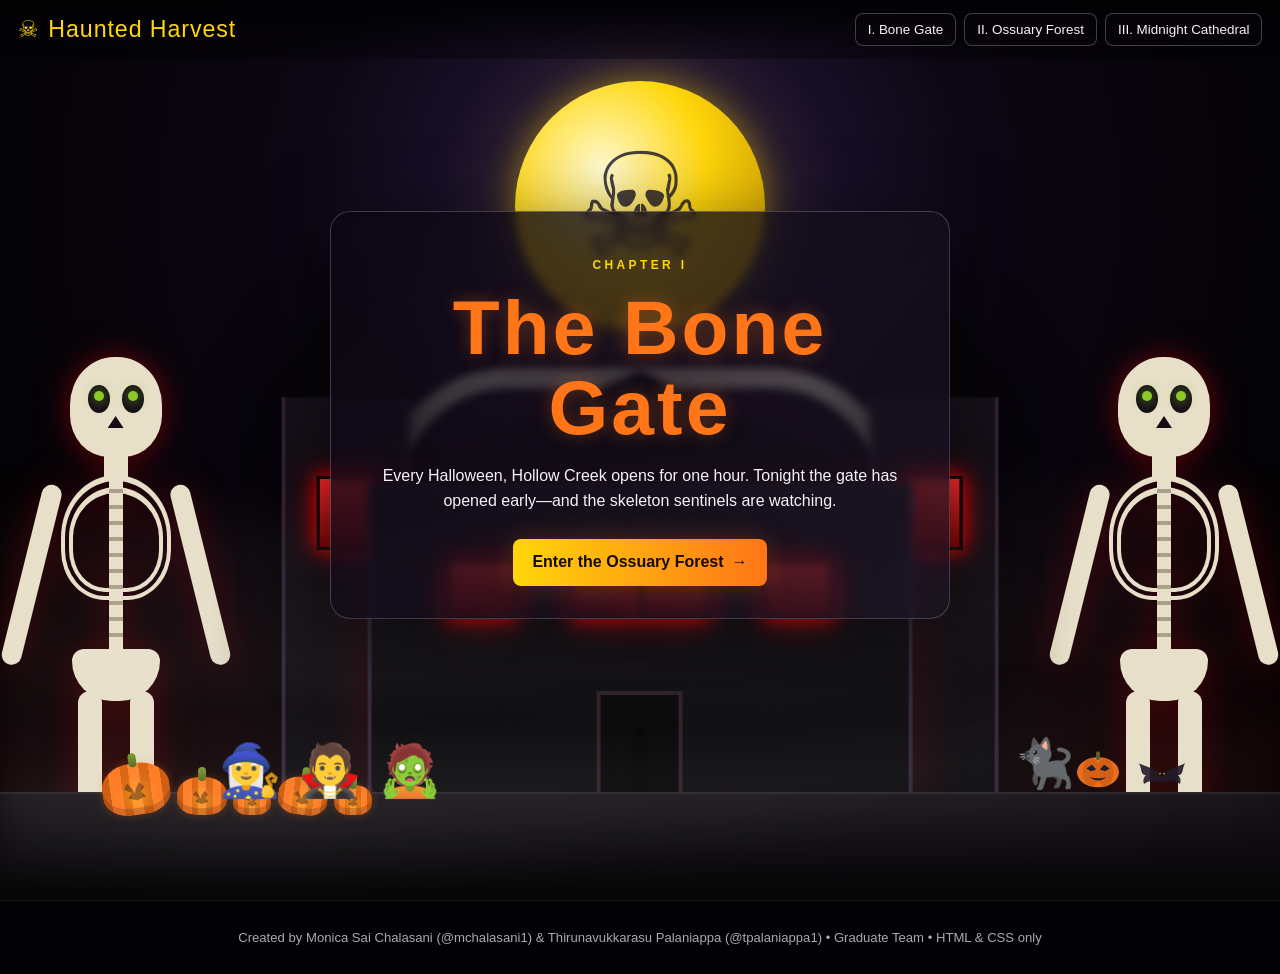
<file: index.html>
<!DOCTYPE html>
<html lang="en">
<head>
  <meta charset="UTF-8">
  <meta name="viewport" content="width=device-width, initial-scale=1.0">
  <meta name="description" content="Haunted Harvest: Hollow Creek — a CSS-only Halloween experience by Monica Sai Chalasani and Thirunavukkarasu Palaniappa.">
  <title>Haunted Harvest: Hollow Creek</title>
  <link rel="stylesheet" href="haunted-harvest.css">
</head>
<body>
  <a class="skip-link" href="#story">Skip to story</a>

  <header class="topbar">
    <div class="brand" aria-label="Project title">
      <span aria-hidden="true">☠</span>
      <span>Haunted Harvest</span>
    </div>
    <nav class="scene-nav" aria-label="Scene navigation">
      <a href="#gate">I. Bone Gate</a>
      <a href="#forest">II. Ossuary Forest</a>
      <a href="#cathedral">III. Midnight Cathedral</a>
    </nav>
  </header>

  <main id="story" class="scenes">
    <section id="gate" class="scene scene-gate" aria-labelledby="gate-title">
      <div class="sky" aria-hidden="true">
        <div class="moon moon-skull"><span>☠</span></div>
        <div class="cloud cloud-a"></div>
        <div class="cloud cloud-b"></div>
        <div class="bat-swarm bat-swarm-a">🦇 🦇 🦇</div>
        <div class="bat-swarm bat-swarm-b">🦇 🦇</div>
      </div>

      <div class="lightning" aria-hidden="true"></div>
      <div class="fog fog-back" aria-hidden="true"></div>
      <div class="fog fog-mid" aria-hidden="true"></div>

      <div class="skeleton-guardian guardian-left" aria-hidden="true">
        <div class="skull"><span class="eye eye-l"></span><span class="eye eye-r"></span></div>
        <div class="neck"></div><div class="ribcage"></div><div class="spine"></div>
        <div class="arm arm-l"></div><div class="arm arm-r"></div>
        <div class="pelvis"></div><div class="leg leg-l"></div><div class="leg leg-r"></div>
      </div>
      <div class="skeleton-guardian guardian-right" aria-hidden="true">
        <div class="skull"><span class="eye eye-l"></span><span class="eye eye-r"></span></div>
        <div class="neck"></div><div class="ribcage"></div><div class="spine"></div>
        <div class="arm arm-l"></div><div class="arm arm-r"></div>
        <div class="pelvis"></div><div class="leg leg-l"></div><div class="leg leg-r"></div>
      </div>

      <div class="bone-gate" aria-hidden="true">
        <div class="gate-arch">HOLLOW CREEK</div>
        <div class="gate-door gate-door-left"></div>
        <div class="gate-door gate-door-right"></div>
      </div>

      <div class="haunted-mansion" aria-hidden="true">
        <div class="mansion-roof"></div>
        <div class="mansion-tower mansion-tower-left"><span class="red-window"></span></div>
        <div class="mansion-tower mansion-tower-right"><span class="red-window"></span></div>
        <div class="mansion-body">
          <span class="red-window w1"></span><span class="red-window w2"></span><span class="red-window w3"></span><span class="red-window w4"></span>
          <div class="mansion-door"><span class="shadow-person"></span></div>
        </div>
      </div>

      <article class="story-card story-card-gate">
        <p class="eyebrow">Chapter I</p>
        <h1 id="gate-title">The Bone Gate</h1>
        <p>Every Halloween, Hollow Creek opens for one hour. Tonight the gate has opened early—and the skeleton sentinels are watching.</p>
        <a class="cta" href="#forest">Enter the Ossuary Forest <span aria-hidden="true">→</span></a>
      </article>

      <div class="trick-or-treaters" aria-label="Trick-or-treaters walking toward the gate">
        <span class="walker walker-1">🧙‍♀️</span><span class="walker walker-2">🧛</span><span class="walker walker-3">🧟</span>
      </div>
      <div class="black-cat" aria-label="A black cat watching the gate">🐈‍⬛</div>
      <div class="pumpkin-patch patch-gate" aria-label="A glowing patch of pumpkins at the bone gate">
        <span class="pumpkin pumpkin-lg glow tilt-left"></span>
        <span class="pumpkin pumpkin-md"></span>
        <span class="pumpkin pumpkin-sm glow"></span>
        <span class="pumpkin pumpkin-md tilt-right"></span>
        <span class="pumpkin pumpkin-sm"></span>
      </div>

      <div class="road" aria-hidden="true">
        <div class="hearse hearse-one"><span class="vehicle-body">⚰</span><span class="wheel wheel-a"></span><span class="wheel wheel-b"></span></div>
      </div>
      <div class="fog fog-front" aria-hidden="true"></div>
      <div class="local-art local-art-gate" aria-hidden="true">
        <img src="assets/images/pumpkin.svg" alt="">
        <img src="assets/images/bat.svg" alt="">
      </div>
    </section>

    <section id="forest" class="scene scene-forest" aria-labelledby="forest-title">
      <div class="sky" aria-hidden="true">
        <div class="moon moon-purple"></div>
        <div class="cloud cloud-c"></div><div class="cloud cloud-d"></div>
        <div class="witch-flight">🧙‍♀️<span class="broom">━</span></div>
      </div>
      <div class="lightning lightning-forest" aria-hidden="true"></div>
      <div class="tree-line tree-back" aria-hidden="true">🌲 🌲 🌲 🌲 🌲 🌲 🌲</div>
      <div class="tree-line tree-front" aria-hidden="true">🌲 🌲 🌲 🌲 🌲</div>

      <div class="rib-arch" aria-hidden="true">
        <span class="rib rib-1"></span><span class="rib rib-2"></span><span class="rib rib-3"></span><span class="rib rib-4"></span><span class="rib rib-5"></span>
      </div>

      <div class="spider-line" aria-hidden="true"><span class="spider">🕷️</span></div>
      <div class="owl" aria-label="An owl in the forest">🦉</div>
      <div class="crow" aria-label="A crow on a branch">🐦‍⬛</div>
      <div class="bat-swarm bat-swarm-c" aria-hidden="true">🦇 🦇 🦇 🦇</div>

      <div class="cauldron-zone" aria-label="A bubbling witch cauldron">
        <div class="bubble b1"></div><div class="bubble b2"></div><div class="bubble b3"></div><div class="bubble b4"></div>
        <div class="cauldron">♨</div>
      </div>

      <div class="rising-hands" aria-hidden="true"><span>🦴</span><span>🦴</span><span>🦴</span></div>
      <div class="pumpkin-patch patch-forest" aria-label="Crooked pumpkins glowing through the forest fog">
        <span class="pumpkin pumpkin-sm"></span>
        <span class="pumpkin pumpkin-md glow"></span>
        <span class="pumpkin pumpkin-lg tilt-left"></span>
        <span class="pumpkin pumpkin-sm glow"></span>
      </div>

      <div class="skeleton-drummer" aria-label="A skeleton drummer performing in the forest">
        <span class="drum-head">💀</span><span class="drum-body">🥁</span><span class="stick stick-l">╱</span><span class="stick stick-r">╲</span>
      </div>

      <article class="story-card story-card-forest">
        <p class="eyebrow">Chapter II</p>
        <h2 id="forest-title">The Ossuary Forest</h2>
        <p>The trees bend like ribs. A witch circles the moon while a drummer made of bone calls something enormous from beneath the earth.</p>
        <div class="choice-row">
          <a class="ghost-button" href="#gate">← Retreat</a>
          <a class="cta" href="#cathedral">Follow the Drum <span aria-hidden="true">→</span></a>
        </div>
      </article>

      <div class="fog fog-back" aria-hidden="true"></div><div class="fog fog-mid" aria-hidden="true"></div><div class="fog fog-front" aria-hidden="true"></div>
      <div class="local-art local-art-forest" aria-hidden="true">
        <img src="assets/images/bat.svg" alt="">
        <img src="assets/images/pumpkin.svg" alt="">
      </div>
    </section>

    <section id="cathedral" class="scene scene-cathedral" aria-labelledby="cathedral-title">
      <div class="sky" aria-hidden="true">
        <div class="blood-moon"></div>
        <div class="bat-swarm bat-swarm-final">🦇 🦇 🦇 🦇 🦇</div>
      </div>
      <div class="lightning lightning-final" aria-hidden="true"></div>
      <div class="red-spotlight red-spotlight-left" aria-hidden="true"></div>
      <div class="red-spotlight red-spotlight-right" aria-hidden="true"></div>
      <div class="giant-hand giant-hand-left" aria-hidden="true">🦴</div>
      <div class="giant-hand giant-hand-right" aria-hidden="true">🦴</div>

      <div class="cathedral" aria-hidden="true">
        <div class="tower tower-l"></div><div class="tower tower-r"></div>
        <div class="cathedral-face">
          <div class="window window-1"></div><div class="window window-2"></div><div class="window window-3"></div>
          <div class="cathedral-door"></div>
        </div>
      </div>

      <article class="story-card final-card">
        <p class="eyebrow">Chapter III</p>
        <h2 id="cathedral-title">Midnight at the Bone Cathedral</h2>
        <p>The bells stop. The graveyard goes silent. You have one final choice: awaken the Bone Titan—or escape before midnight.</p>
        <div class="summon-control">
          <input type="checkbox" id="awaken" class="summon-checkbox">
          <label for="awaken" class="summon-label">☠ AWAKEN THE BONE TITAN ☠</label>
        </div>
      </article>

      <div class="arena">
        <div class="titan-shadow" aria-hidden="true"></div>
        <div class="bone-titan" aria-label="A giant skeleton titan rising behind the graveyard">
          <div class="titan-skull"><span class="titan-eye left"></span><span class="titan-eye right"></span><span class="jaw"></span></div>
          <div class="titan-neck"></div>
          <div class="titan-ribs">
            <i></i><i></i><i></i><i></i><i></i>
          </div>
          <div class="titan-spine"></div>
          <div class="titan-arm titan-arm-left"></div><div class="titan-arm titan-arm-right"></div>
          <div class="titan-pelvis"></div>
        </div>


        <div class="pumpkin-patch patch-cathedral" aria-label="Jack-o'-lanterns glowing beside the graves">
          <span class="pumpkin pumpkin-md glow"></span>
          <span class="pumpkin pumpkin-sm"></span>
          <span class="pumpkin pumpkin-lg glow tilt-right"></span>
          <span class="pumpkin pumpkin-sm glow"></span>
          <span class="pumpkin pumpkin-md"></span>
        </div>
        <div class="graveyard" aria-label="Interactive graveyard">
          <button class="grave grave-1"><span>R.I.P.</span><small>The bell tolls for you.</small></button>
          <button class="grave grave-2"><span>1893</span><small>He still walks at midnight.</small></button>
          <button class="grave grave-3"><span>BEWARE</span><small>Do not wake what sleeps below.</small></button>
        </div>

        <div class="ghost ghost-a" aria-label="Floating ghost">👻</div><div class="ghost ghost-b" aria-label="Floating ghost">👻</div><div class="ghost ghost-c" aria-label="Floating ghost">👻</div>

        <div class="graveyard-visitors" aria-label="Two frightened visitors searching the graveyard with flashlights">
          <span class="visitor visitor-one">🧑‍🦱<i class="flashlight-beam" aria-hidden="true"></i></span>
          <span class="visitor visitor-two">🧑‍🦰<i class="flashlight-beam" aria-hidden="true"></i></span>
        </div>
        <div class="cathedral-raven" aria-label="A raven circling the cathedral">🐦‍⬛</div>
        <div class="wind-debris wind-debris-a" aria-hidden="true">🍂</div>
        <div class="wind-debris wind-debris-b" aria-hidden="true">🍂</div>
        <div class="dance-floor" aria-label="Skeletons dancing in the graveyard"><span>💀</span><span>💀</span><span>💀</span></div>
      </div>

      <div class="road road-final" aria-hidden="true"><div class="hearse hearse-two"><span class="vehicle-body">⚰</span><span class="wheel wheel-a"></span><span class="wheel wheel-b"></span></div></div>

      <div class="final-nav">
        <a class="ghost-button" href="#forest">← Back to Forest</a>
        <a class="cta" href="#gate">Restart the Curse ↻</a>
      </div>

      <div class="fog fog-back" aria-hidden="true"></div><div class="fog fog-mid" aria-hidden="true"></div><div class="fog fog-front" aria-hidden="true"></div>
      <div class="local-art local-art-final" aria-hidden="true">
        <img src="assets/images/ghost.svg" alt="">
        <img src="assets/images/pumpkin.svg" alt="">
      </div>
    </section>
  </main>

  <footer>
    <p>Created by Monica Sai Chalasani (@mchalasani1) &amp; Thirunavukkarasu Palaniappa (@tpalaniappa1) • Graduate Team • HTML &amp; CSS only</p>
  </footer>
</body>
</html>
</file>
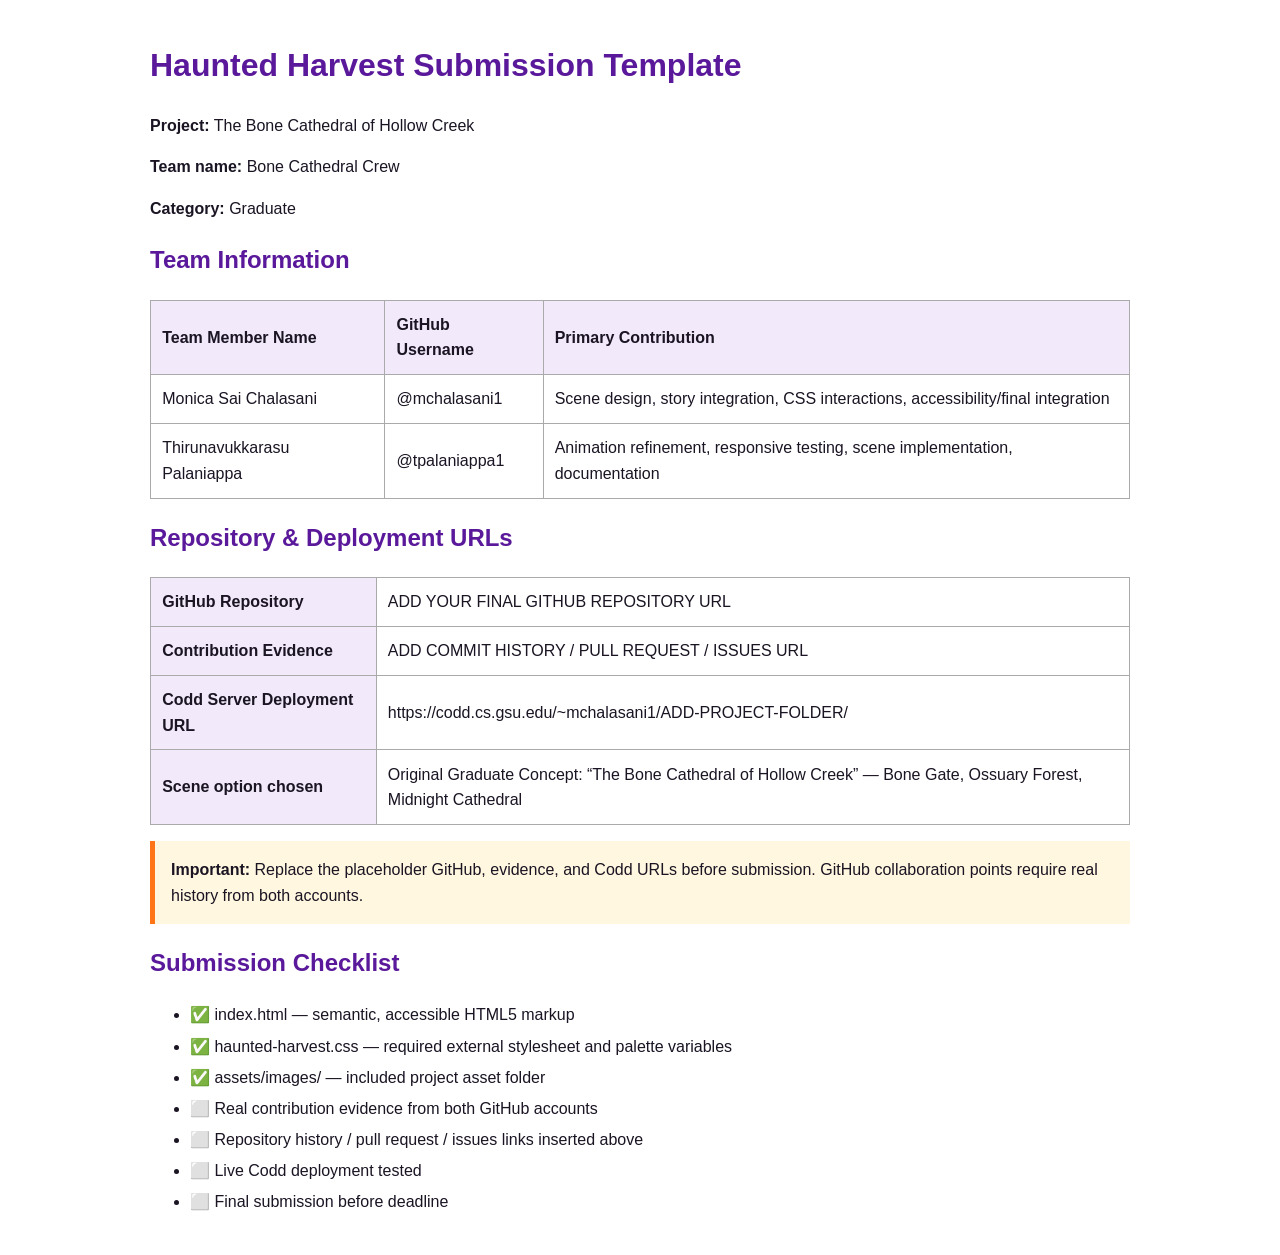
<file: submission_Template_halloween.html>
<!DOCTYPE html>
<html lang="en">
<head>
  <meta charset="UTF-8">
  <meta name="viewport" content="width=device-width, initial-scale=1.0">
  <title>Haunted Harvest Submission — The Bone Cathedral of Hollow Creek</title>
  <style>
    body{font-family:Segoe UI,Arial,sans-serif;max-width:980px;margin:40px auto;padding:0 20px;line-height:1.6;color:#1a1423}h1,h2{color:#5a189a}table{border-collapse:collapse;width:100%;margin:1rem 0}th,td{border:1px solid #aaa;padding:.7rem;text-align:left}th{background:#f2eafa}.note{background:#fff7df;border-left:5px solid #ff7518;padding:1rem}.checklist li{margin:.35rem 0}
  </style>
</head>
<body>
  <h1>Haunted Harvest Submission Template</h1>
  <p><strong>Project:</strong> The Bone Cathedral of Hollow Creek</p>
  <p><strong>Team name:</strong> Bone Cathedral Crew</p>
  <p><strong>Category:</strong> Graduate</p>

  <h2>Team Information</h2>
  <table>
    <thead><tr><th>Team Member Name</th><th>GitHub Username</th><th>Primary Contribution</th></tr></thead>
    <tbody>
      <tr><td>Monica Sai Chalasani</td><td>@mchalasani1</td><td>Scene design, story integration, CSS interactions, accessibility/final integration</td></tr>
      <tr><td>Thirunavukkarasu Palaniappa</td><td>@tpalaniappa1</td><td>Animation refinement, responsive testing, scene implementation, documentation</td></tr>
    </tbody>
  </table>

  <h2>Repository &amp; Deployment URLs</h2>
  <table>
    <tbody>
      <tr><th>GitHub Repository</th><td>ADD YOUR FINAL GITHUB REPOSITORY URL</td></tr>
      <tr><th>Contribution Evidence</th><td>ADD COMMIT HISTORY / PULL REQUEST / ISSUES URL</td></tr>
      <tr><th>Codd Server Deployment URL</th><td>https://codd.cs.gsu.edu/~mchalasani1/ADD-PROJECT-FOLDER/</td></tr>
      <tr><th>Scene option chosen</th><td>Original Graduate Concept: “The Bone Cathedral of Hollow Creek” — Bone Gate, Ossuary Forest, Midnight Cathedral</td></tr>
    </tbody>
  </table>

  <div class="note"><strong>Important:</strong> Replace the placeholder GitHub, evidence, and Codd URLs before submission. GitHub collaboration points require real history from both accounts.</div>

  <h2>Submission Checklist</h2>
  <ul class="checklist">
    <li>✅ index.html — semantic, accessible HTML5 markup</li>
    <li>✅ haunted-harvest.css — required external stylesheet and palette variables</li>
    <li>✅ assets/images/ — included project asset folder</li>
    <li>⬜ Real contribution evidence from both GitHub accounts</li>
    <li>⬜ Repository history / pull request / issues links inserted above</li>
    <li>⬜ Live Codd deployment tested</li>
    <li>⬜ Final submission before deadline</li>
  </ul>
</body>
</html>
</file>
<file: haunted-harvest.css>
:root {
  --pumpkin: #ff7518;
  --candy-purple: #5a189a;
  --spider-black: #1a1423;
  --slime-green: #8ac926;
  --ghost-white: #f6f2f8;
  --candle-glow: #ffd60a;
  --blood: #8a0712;
  --night: #07050b;
  --deep-night: #020103;
  --bone: #e7dfc8;
  --mist: rgba(246, 242, 248, .12);
  --panel: rgba(10, 6, 16, .78);
}

* { box-sizing: border-box; }
html { scroll-behavior: smooth; }
body { margin: 0; background: var(--deep-night); color: var(--ghost-white); font-family: "Segoe UI", Arial, sans-serif; overflow-x: hidden; }
a { color: inherit; }
button, input, label, a { -webkit-tap-highlight-color: transparent; }

.skip-link { position: fixed; left: 1rem; top: -100px; z-index: 9999; background: var(--candle-glow); color: #111; padding: .75rem 1rem; border-radius: .5rem; font-weight: 700; }
.skip-link:focus { top: 1rem; }

:focus-visible { outline: 3px solid var(--candle-glow); outline-offset: 4px; }

.topbar { position: fixed; inset: 0 0 auto 0; z-index: 1000; display: flex; align-items: center; justify-content: space-between; gap: 1rem; padding: .8rem 1.1rem; background: linear-gradient(180deg, rgba(2,1,3,.95), rgba(2,1,3,.3)); backdrop-filter: blur(8px); }
.brand { display: flex; gap: .55rem; align-items: center; font-family: Impact, Haettenschweiler, "Arial Narrow Bold", sans-serif; letter-spacing: 1px; color: var(--candle-glow); font-size: clamp(1rem, 2vw, 1.45rem); }
.scene-nav { display: flex; flex-wrap: wrap; gap: .5rem; justify-content: flex-end; }
.scene-nav a { text-decoration: none; font-size: .84rem; padding: .5rem .75rem; border: 1px solid rgba(246,242,248,.25); border-radius: 999px; background: rgba(8,5,12,.65); transition: transform .25s ease, background .25s ease, border-color .25s ease; }
.scene-nav a:hover { transform: translateY(-2px); background: rgba(90,24,154,.45); border-color: var(--candy-purple); }

.scenes { min-height: 100vh; }
.scene { display: none; position: relative; min-height: 100vh; overflow: hidden; isolation: isolate; padding: 7rem 1rem 5rem; }
.scenes:not(:has(.scene:target)) .scene:first-child { display: block; }
.scene:target { display: block; animation: sceneReveal .9s ease both; }

@keyframes sceneReveal { from { opacity: 0; transform: scale(1.035); filter: blur(10px); } to { opacity: 1; transform: scale(1); filter: blur(0); } }

.scene-gate { background: radial-gradient(circle at 50% 22%, #221638 0 9%, #0c0713 35%, #030204 75%); }
.scene-forest { background: radial-gradient(circle at 72% 18%, #281641 0 8%, #0a0611 35%, #020103 80%); }
.scene-cathedral { background: radial-gradient(circle at 50% 18%, #39070c 0 7%, #100409 28%, #020103 76%); }

.sky, .lightning, .fog { position: absolute; inset: 0; pointer-events: none; }
.sky { z-index: -8; }

.moon { position: absolute; top: 9%; left: 50%; transform: translateX(-50%); width: clamp(130px, 20vw, 250px); aspect-ratio: 1; border-radius: 50%; background: radial-gradient(circle at 35% 35%, #fffbd3, var(--candle-glow) 45%, #b88600 100%); box-shadow: 0 0 35px rgba(255,214,10,.45), 0 0 100px rgba(255,214,10,.18); animation: moonPulse 4s ease-in-out infinite; }
.moon-skull { display: grid; place-items: center; color: rgba(26,20,35,.8); font-size: clamp(4rem, 12vw, 9rem); }
.moon-purple { left: 72%; background: radial-gradient(circle at 35% 35%, #efe4ff, #bd9cff 45%, #573476 100%); box-shadow: 0 0 60px rgba(180,120,255,.4); }
@keyframes moonPulse { 50% { box-shadow: 0 0 60px rgba(255,214,10,.7), 0 0 140px rgba(255,214,10,.24); transform: translateX(-50%) scale(1.03); } }

.cloud { position: absolute; width: 340px; height: 90px; border-radius: 50%; background: radial-gradient(ellipse at center, rgba(246,242,248,.18), rgba(246,242,248,.02) 65%, transparent 70%); filter: blur(6px); }
.cloud-a { top: 15%; left: -30%; animation: cloudDrift 28s linear infinite; }
.cloud-b { top: 27%; left: -45%; animation: cloudDrift 39s linear infinite 5s; opacity: .55; }
.cloud-c { top: 18%; left: -30%; animation: cloudDrift 22s linear infinite; }
.cloud-d { top: 34%; left: -55%; animation: cloudDrift 35s linear infinite 8s; }
@keyframes cloudDrift { to { transform: translateX(160vw); } }

.bat-swarm { position: absolute; letter-spacing: .45rem; filter: grayscale(1) brightness(.45); white-space: nowrap; }
.bat-swarm-a { top: 20%; left: -20%; animation: swarmFlight 11s linear infinite; }
.bat-swarm-b { top: 34%; left: -30%; animation: swarmFlight 16s linear infinite 3s reverse; }
.bat-swarm-c { top: 25%; left: -30%; animation: swarmFlight 10s linear infinite; }
.bat-swarm-final { top: 18%; left: -35%; font-size: 1.35rem; animation: swarmFlight 9s linear infinite; }
@keyframes swarmFlight { 30% { transform: translate(45vw, -40px) rotate(-6deg); } 65% { transform: translate(95vw, 30px) rotate(5deg); } 100% { transform: translate(145vw, -10px); } }

.lightning { z-index: -2; background: white; opacity: 0; animation: lightningFlash 8s infinite; mix-blend-mode: screen; }
.lightning-forest { animation-duration: 6.5s; }
.lightning-final { animation-duration: 5.2s; }
@keyframes lightningFlash { 0%, 70%, 72%, 76%, 100% { opacity: 0; } 71% { opacity: .52; } 73% { opacity: .15; } 74% { opacity: .78; } }

.fog { z-index: 30; top: auto; height: 32%; filter: blur(16px); background: radial-gradient(ellipse at 20% 50%, rgba(246,242,248,.22), transparent 45%), radial-gradient(ellipse at 70% 40%, rgba(246,242,248,.15), transparent 42%); opacity: .45; }
.fog-back { bottom: 20%; animation: fogMove 35s linear infinite; opacity: .22; }
.fog-mid { bottom: 9%; animation: fogMove 24s linear infinite reverse; opacity: .32; }
.fog-front { bottom: -5%; animation: fogMove 17s linear infinite; opacity: .5; }
@keyframes fogMove { from { transform: translateX(-18%); } to { transform: translateX(18%); } }

.story-card { position: relative; z-index: 80; width: min(620px, 92vw); margin: 11vh auto 0; padding: clamp(1.2rem, 3vw, 2rem); background: linear-gradient(135deg, rgba(13,7,20,.82), rgba(26,20,35,.7)); border: 1px solid rgba(246,242,248,.2); border-radius: 1.25rem; box-shadow: 0 20px 80px rgba(0,0,0,.5); backdrop-filter: blur(9px); text-align: center; }
.story-card h1, .story-card h2 { margin: .2rem 0 .8rem; font-family: Georgia, "Times New Roman", serif; line-height: 1.05; color: var(--pumpkin); text-shadow: 0 0 18px rgba(255,117,24,.35); font-size: clamp(2.3rem, 6vw, 5.2rem); }
.story-card p { line-height: 1.7; }
.eyebrow { text-transform: uppercase; letter-spacing: .28em; font-size: .75rem; color: var(--candle-glow); font-weight: 700; }
.cta, .ghost-button { display: inline-flex; align-items: center; justify-content: center; gap: .5rem; text-decoration: none; padding: .9rem 1.2rem; margin-top: .6rem; border-radius: 999px; font-weight: 700; transition: transform .25s ease, box-shadow .25s ease, background .25s ease; }
.cta { color: #140b04; background: linear-gradient(90deg, var(--candle-glow), var(--pumpkin)); box-shadow: 0 0 28px rgba(255,117,24,.25); }
.cta:hover { transform: translateY(-3px) scale(1.02); box-shadow: 0 0 38px rgba(255,117,24,.55); }
.ghost-button { border: 1px solid rgba(246,242,248,.35); background: rgba(246,242,248,.08); }
.ghost-button:hover { background: rgba(246,242,248,.16); transform: translateY(-3px); }
.choice-row { display: flex; gap: .7rem; justify-content: center; flex-wrap: wrap; }

.skeleton-guardian { position: absolute; z-index: 7; bottom: 7%; width: 180px; height: 480px; transform-origin: bottom center; filter: drop-shadow(0 0 18px rgba(246,242,248,.12)); animation: guardianSway 5s ease-in-out infinite alternate; }
.guardian-left { left: 2%; }
.guardian-right { right: 2%; transform: scaleX(-1); animation-delay: -2.2s; }
@keyframes guardianSway { to { rotate: 2deg; } }
.skull { position: absolute; top: 0; left: 50%; width: 92px; height: 100px; transform: translateX(-50%); background: var(--bone); border-radius: 48% 48% 42% 42%; box-shadow: inset 0 -14px 0 #c8bea5; }
.skull::before { content: ""; position: absolute; left: 18px; top: 28px; width: 22px; height: 28px; border-radius: 50%; background: #140b16; box-shadow: 34px 0 #140b16; }
.skull::after { content: ""; position: absolute; left: 38px; top: 59px; width: 16px; height: 12px; background: #140b16; clip-path: polygon(50% 0,100% 100%,0 100%); }
.eye { position: absolute; top: 34px; width: 10px; height: 10px; border-radius: 50%; background: var(--slime-green); box-shadow: 0 0 14px var(--slime-green); animation: eyePulse 1.8s infinite; z-index: 3; }
.eye-l { left: 24px; }.eye-r { right: 24px; }
@keyframes eyePulse { 50% { opacity: .25; transform: scale(.65); } }
.neck { position: absolute; top: 94px; left: 50%; width: 24px; height: 28px; transform: translateX(-50%); background: var(--bone); }
.ribcage { position: absolute; top: 118px; left: 50%; width: 110px; height: 125px; transform: translateX(-50%); border: 12px double var(--bone); border-top-width: 18px; border-radius: 50% 50% 40% 40%; }
.spine { position: absolute; top: 120px; left: 50%; width: 14px; height: 185px; transform: translateX(-50%); background: repeating-linear-gradient(to bottom, var(--bone) 0 12px, #aa9f88 12px 16px); }
.arm { position: absolute; top: 128px; width: 20px; height: 185px; background: var(--bone); border-radius: 20px; transform-origin: top center; }
.arm-l { left: 18px; rotate: 14deg; }.arm-r { right: 18px; rotate: -14deg; }
.pelvis { position: absolute; top: 292px; left: 50%; width: 88px; height: 52px; transform: translateX(-50%); background: var(--bone); border-radius: 12px 12px 40px 40px; }
.leg { position: absolute; top: 334px; width: 24px; height: 146px; background: var(--bone); border-radius: 20px; }
.leg-l { left: 52px; }.leg-r { right: 52px; }

.bone-gate { position: absolute; z-index: 5; left: 50%; bottom: 8%; transform: translateX(-50%); width: min(520px, 70vw); height: 460px; }
.gate-arch { position: absolute; inset: 0 0 auto 0; height: 130px; border: 20px solid var(--bone); border-bottom: 0; border-radius: 260px 260px 0 0; display: grid; place-items: center; padding-top: 1.8rem; font-family: Georgia, "Times New Roman", serif; font-size: clamp(1.3rem, 4vw, 2.4rem); color: var(--candle-glow); text-shadow: 0 0 10px var(--pumpkin); }
.gate-door { position: absolute; bottom: 0; width: 50%; height: 350px; border: 8px solid #4f3a2d; background: repeating-linear-gradient(90deg, #1a1113 0 18px, #2a171b 18px 24px); transform-origin: center top; }
.gate-door-left { left: 0; animation: gateOpenL 7s ease-in-out infinite; }
.gate-door-right { right: 0; animation: gateOpenR 7s ease-in-out infinite; }
@keyframes gateOpenL { 45%, 65% { transform: perspective(600px) rotateY(65deg); } }
@keyframes gateOpenR { 45%, 65% { transform: perspective(600px) rotateY(-65deg); } }

.trick-or-treaters { position: absolute; z-index: 22; bottom: 11%; left: 17%; display: flex; gap: 1rem; font-size: clamp(2rem, 4vw, 3.2rem); animation: walkersMove 12s ease-in-out infinite alternate; }
.walker { display: inline-block; animation: walkBob .55s ease-in-out infinite alternate; }
.walker-2 { animation-delay: -.2s; }.walker-3 { animation-delay: -.35s; }
@keyframes walkersMove { to { transform: translateX(10vw); } }
@keyframes walkBob { to { transform: translateY(-7px) rotate(2deg); } }
.black-cat { position: absolute; z-index: 23; right: 16%; bottom: 12%; font-size: 3rem; animation: catWatch 3s ease-in-out infinite; }
@keyframes catWatch { 50% { transform: translateY(-5px) scaleX(-1); } }

.road { position: absolute; z-index: 15; left: 0; right: 0; bottom: 0; height: 12%; background: linear-gradient(#151116, #060506); border-top: 2px solid rgba(246,242,248,.12); }
.hearse { position: absolute; bottom: 18px; width: 150px; height: 55px; border-radius: 12px 18px 6px 6px; background: linear-gradient(#262129, #09080a); border: 2px solid #3d3740; box-shadow: 0 8px 22px rgba(0,0,0,.65); }
.hearse::before { content: ""; position: absolute; top: -24px; left: 35px; width: 80px; height: 30px; background: #151219; border-radius: 10px 15px 0 0; border: 2px solid #3d3740; }
.vehicle-body { position: absolute; left: 58px; top: 9px; font-size: 1.7rem; filter: grayscale(1); }
.wheel { position: absolute; bottom: -12px; width: 28px; aspect-ratio: 1; border-radius: 50%; background: #050505; border: 5px solid #3c3c3c; animation: wheelSpin .75s linear infinite; }
.wheel-a { left: 22px; }.wheel-b { right: 22px; }
@keyframes wheelSpin { to { rotate: 360deg; } }
.hearse-one { left: -190px; animation: hearseDrive 15s linear infinite; }
.hearse-two { left: -190px; animation: hearseDrive 12s linear infinite reverse; }
@keyframes hearseDrive { to { transform: translateX(calc(100vw + 350px)); } }

.tree-line { position: absolute; left: -5%; right: -5%; white-space: nowrap; filter: brightness(.23) saturate(.3); transform-origin: bottom center; }
.tree-back { bottom: 18%; font-size: clamp(7rem, 15vw, 13rem); opacity: .5; animation: treeSway 5s ease-in-out infinite alternate; }
.tree-front { bottom: 7%; font-size: clamp(9rem, 18vw, 16rem); opacity: .85; animation: treeSway 4s ease-in-out infinite alternate-reverse; }
@keyframes treeSway { to { transform: translateX(2%) rotate(.8deg); } }

.witch-flight { position: absolute; top: 20%; left: -20%; font-size: clamp(2.5rem, 5vw, 4rem); animation: witchFlight 13s ease-in-out infinite; }
.witch-flight .broom { display: inline-block; transform: translate(-.65rem,.3rem) rotate(-7deg); color: #6f4a2d; }
@keyframes witchFlight { 30% { transform: translate(45vw,-45px) rotate(4deg); } 65% { transform: translate(95vw,35px) rotate(-3deg); } 100% { transform: translate(140vw,-20px); } }

.rib-arch { position: absolute; z-index: 6; left: 50%; bottom: 9%; width: min(580px, 80vw); height: 530px; transform: translateX(-50%); }
.rib { position: absolute; bottom: 0; width: 26px; height: 500px; background: var(--bone); border-radius: 30px; transform-origin: bottom center; box-shadow: 0 0 20px rgba(246,242,248,.08); }
.rib-1 { left: 10%; rotate: -24deg; }.rib-2 { left: 28%; rotate: -12deg; }.rib-3 { left: 49%; }.rib-4 { right: 28%; rotate: 12deg; }.rib-5 { right: 10%; rotate: 24deg; }

.spider-line { position: absolute; z-index: 40; top: 0; left: 16%; width: 2px; height: 26vh; background: rgba(246,242,248,.45); }
.spider { position: absolute; bottom: -2.6rem; left: -1.4rem; font-size: 2.8rem; animation: spiderDrop 4s ease-in-out infinite alternate; }
@keyframes spiderDrop { to { transform: translateY(90px) rotate(12deg); } }
.owl, .crow { position: absolute; z-index: 16; font-size: 2.5rem; }
.owl { right: 18%; top: 30%; animation: owlBlink 3s steps(2,end) infinite; }
.crow { left: 20%; top: 32%; animation: crowHop 2.3s ease-in-out infinite; }
@keyframes owlBlink { 50% { filter: brightness(.45); } }
@keyframes crowHop { 50% { transform: translateY(-7px) rotate(-6deg); } }

.cauldron-zone { position: absolute; z-index: 26; bottom: 12%; right: 22%; width: 120px; height: 170px; }
.cauldron { position: absolute; bottom: 0; width: 120px; height: 75px; border-radius: 10px 10px 55px 55px; background: #09070b; border: 4px solid #35303a; color: var(--slime-green); display: grid; place-items: center; font-size: 3rem; box-shadow: 0 -10px 35px rgba(138,201,38,.28); }
.bubble { position: absolute; bottom: 60px; left: 50%; width: 14px; aspect-ratio: 1; border-radius: 50%; background: var(--slime-green); box-shadow: 0 0 12px var(--slime-green); animation: bubbleRise 2.2s ease-out infinite; }
.b2 { left: 30%; animation-delay: .5s; }.b3 { left: 65%; animation-delay: 1s; }.b4 { left: 45%; animation-delay: 1.45s; width: 9px; }
@keyframes bubbleRise { from { transform: translateY(0) scale(.4); opacity: 0; } 30% { opacity: 1; } to { transform: translateY(-105px) scale(1.5); opacity: 0; } }

.skeleton-drummer { position: absolute; z-index: 24; left: 16%; bottom: 12%; width: 130px; height: 170px; animation: drummerBounce .55s ease-in-out infinite alternate; }
.drum-head { position: absolute; top: 0; left: 42px; font-size: 3.2rem; }.drum-body { position: absolute; bottom: 0; left: 34px; font-size: 4rem; }
.stick { position: absolute; top: 65px; font-size: 3rem; color: var(--bone); transform-origin: bottom center; }.stick-l { left: 15px; animation: drumL .35s infinite alternate; }.stick-r { right: 15px; animation: drumR .35s infinite alternate; }
@keyframes drummerBounce { to { transform: translateY(-8px); } } @keyframes drumL { to { rotate: 25deg; } } @keyframes drumR { to { rotate: -25deg; } }

.blood-moon { position: absolute; top: 8%; left: 50%; transform: translateX(-50%); width: clamp(160px, 24vw, 290px); aspect-ratio: 1; border-radius: 50%; background: radial-gradient(circle at 38% 34%, #ff6b6b, #a40f18 52%, #48050a 100%); box-shadow: 0 0 70px rgba(164,15,24,.5); animation: bloodPulse 3.5s ease-in-out infinite; }
@keyframes bloodPulse { 50% { transform: translateX(-50%) scale(1.035); filter: saturate(1.35); } }

.cathedral { position: absolute; z-index: 3; left: 50%; bottom: 7%; transform: translateX(-50%); width: min(760px, 88vw); height: 620px; filter: drop-shadow(0 30px 25px rgba(0,0,0,.75)); }
.cathedral-face { position: absolute; bottom: 0; left: 18%; width: 64%; height: 470px; background: linear-gradient(#211620, #09070a); border: 5px solid #372938; clip-path: polygon(8% 100%,8% 22%,23% 22%,32% 0,41% 22%,59% 22%,68% 0,77% 22%,92% 22%,92% 100%); }
.tower { position: absolute; bottom: 0; width: 22%; height: 570px; background: linear-gradient(#20151f, #080609); border: 5px solid #372938; clip-path: polygon(50% 0,100% 18%,90% 18%,90% 100%,10% 100%,10% 18%,0 18%); }
.tower-l { left: 0; }.tower-r { right: 0; }
.window { position: absolute; top: 38%; width: 44px; height: 90px; background: var(--candle-glow); border-radius: 22px 22px 4px 4px; box-shadow: 0 0 22px rgba(255,214,10,.45); animation: windowFlicker 2.4s infinite steps(2,end); }
.window-1 { left: 16%; }.window-2 { left: 45%; animation-delay: -.7s; }.window-3 { right: 16%; animation-delay: -1.4s; }
@keyframes windowFlicker { 50% { opacity: .28; filter: hue-rotate(35deg); } }
.cathedral-door { position: absolute; bottom: 0; left: 50%; transform: translateX(-50%); width: 120px; height: 150px; background: #020103; border-radius: 60px 60px 0 0; border: 5px solid #4e394f; }

.final-card { margin-top: 5vh; max-width: 720px; }
.summon-control { margin-top: 1rem; }
.summon-checkbox { position: absolute; inline-size: 1px; block-size: 1px; opacity: 0; }
.summon-label { display: inline-flex; justify-content: center; padding: 1rem 1.25rem; border: 2px solid var(--blood); border-radius: .75rem; background: linear-gradient(180deg, #250509, #080205); color: #ffd2d5; font-family: Georgia, "Times New Roman", serif; letter-spacing: .08em; font-size: clamp(1rem, 3vw, 1.35rem); cursor: pointer; box-shadow: inset 0 0 20px rgba(138,7,18,.28), 0 0 20px rgba(138,7,18,.2); transition: .25s ease; }
.summon-label:hover { transform: scale(1.04); box-shadow: inset 0 0 25px rgba(138,7,18,.45), 0 0 30px rgba(138,7,18,.35); }
.summon-checkbox:focus-visible + .summon-label { outline: 3px solid var(--candle-glow); outline-offset: 5px; }

.arena { position: absolute; inset: 0; z-index: 10; pointer-events: none; }
.bone-titan { position: absolute; left: 50%; bottom: -43%; width: 430px; height: 740px; transform: translateX(-50%) scale(.85); opacity: .08; filter: drop-shadow(0 0 30px rgba(246,242,248,.18)); transition: 1.6s cubic-bezier(.16,.8,.2,1); }
.scene-cathedral:has(.summon-checkbox:checked) .bone-titan { bottom: 3%; opacity: 1; transform: translateX(-50%) scale(1); animation: titanBreath 4s ease-in-out infinite 1.6s; }
.scene-cathedral:has(.summon-checkbox:checked) .titan-shadow { opacity: .8; transform: translateX(-50%) scale(1.2); }
@keyframes titanBreath { 50% { transform: translateX(-50%) scale(1.02); filter: drop-shadow(0 0 50px rgba(138,201,38,.25)); } }
.titan-shadow { position: absolute; left: 50%; bottom: 3%; width: 520px; height: 120px; transform: translateX(-50%) scale(.2); background: radial-gradient(ellipse, rgba(0,0,0,.95), transparent 70%); opacity: 0; transition: 1.4s ease; }
.titan-skull { position: absolute; top: 0; left: 50%; width: 210px; height: 220px; transform: translateX(-50%); background: var(--bone); border-radius: 50% 50% 40% 40%; box-shadow: inset 0 -25px 0 #b7ab90; }
.titan-skull::before { content:""; position:absolute; top:68px; left:40px; width:48px; height:58px; border-radius:50%; background:#0a0508; box-shadow:82px 0 #0a0508; }
.titan-skull::after { content:""; position:absolute; top:138px; left:88px; width:34px; height:28px; background:#0a0508; clip-path:polygon(50% 0,100% 100%,0 100%); }
.titan-eye { position: absolute; top: 86px; width: 18px; aspect-ratio: 1; border-radius: 50%; background: var(--slime-green); box-shadow: 0 0 28px 9px rgba(138,201,38,.65); z-index: 3; animation: titanEye 1.5s infinite alternate; }
.titan-eye.left { left: 56px; }.titan-eye.right { right: 56px; }
@keyframes titanEye { to { transform: scale(.55); opacity: .55; } }
.jaw { position: absolute; left: 48px; bottom: -35px; width: 115px; height: 65px; border: 18px double var(--bone); border-top: 0; border-radius: 0 0 50px 50px; animation: jawTalk 1.2s ease-in-out infinite; transform-origin: top center; }
@keyframes jawTalk { 50% { transform: rotateX(35deg) translateY(8px); } }
.titan-neck { position: absolute; top: 210px; left: 50%; transform: translateX(-50%); width: 55px; height: 70px; background: var(--bone); }
.titan-ribs { position: absolute; top: 265px; left: 50%; transform: translateX(-50%); width: 310px; height: 265px; }
.titan-ribs i { position: absolute; left: 50%; transform: translateX(-50%); width: 100%; height: 50px; border: 18px solid var(--bone); border-top: 0; border-radius: 0 0 150px 150px; }
.titan-ribs i:nth-child(1){top:0}.titan-ribs i:nth-child(2){top:46px;width:92%}.titan-ribs i:nth-child(3){top:92px;width:84%}.titan-ribs i:nth-child(4){top:138px;width:74%}.titan-ribs i:nth-child(5){top:184px;width:62%}
.titan-spine { position: absolute; top: 270px; left: 50%; transform: translateX(-50%); width: 28px; height: 350px; background: repeating-linear-gradient(to bottom, var(--bone) 0 20px, #a99d83 20px 27px); }
.titan-arm { position: absolute; top: 300px; width: 38px; height: 360px; background: var(--bone); border-radius: 30px; transform-origin: top center; }
.titan-arm-left { left: 28px; rotate: 16deg; }.titan-arm-right { right: 28px; rotate: -16deg; }
.titan-pelvis { position: absolute; top: 605px; left: 50%; transform: translateX(-50%); width: 210px; height: 95px; background: var(--bone); border-radius: 20px 20px 80px 80px; }

.graveyard { position: absolute; z-index: 18; left: 8%; right: 8%; bottom: 14%; display: flex; align-items: flex-end; justify-content: space-around; gap: 1rem; pointer-events: auto; }
.grave { position: relative; width: 150px; height: 130px; border: 0; border-radius: 70px 70px 12px 12px; background: linear-gradient(#47434a,#1b171e); color: var(--ghost-white); box-shadow: inset 0 0 0 4px #625b65; cursor: pointer; font: inherit; padding: 2rem .7rem .7rem; transition: transform .25s ease, box-shadow .25s ease; }
.grave span { font-family: Georgia, "Times New Roman", serif; font-size: 1.35rem; }
.grave small { position: absolute; left: 50%; bottom: calc(100% + .75rem); width: 180px; transform: translate(-50%, 10px); padding: .7rem; border-radius: .6rem; background: rgba(5,3,7,.9); border: 1px solid rgba(246,242,248,.2); opacity: 0; transition: .25s ease; pointer-events: none; }
.grave:hover, .grave:focus-visible { transform: translateY(-8px); box-shadow: inset 0 0 0 4px #756d78, 0 0 24px rgba(246,242,248,.15); }
.grave:hover small, .grave:focus-visible small { opacity: 1; transform: translate(-50%,0); }
.grave-2 { height: 155px; }.grave-3 { height: 118px; }

.ghost { position: absolute; z-index: 19; font-size: clamp(3rem, 7vw, 6rem); opacity: .78; filter: drop-shadow(0 0 20px rgba(246,242,248,.25)); }
.ghost-a { left: 12%; top: 33%; animation: ghostFloat 4s ease-in-out infinite; }.ghost-b { right: 13%; top: 28%; animation: ghostFloat 5.5s ease-in-out infinite reverse; }.ghost-c { left: 72%; top: 53%; animation: ghostCircle 7s linear infinite; }
@keyframes ghostFloat { 50% { transform: translateY(-30px) translateX(18px) rotate(4deg); } }
@keyframes ghostCircle { 50% { transform: translate(-45px,-25px) rotate(-8deg); } }
.dance-floor { position: absolute; z-index: 20; left: 50%; bottom: 10%; transform: translateX(-50%); display: flex; gap: 1rem; font-size: clamp(2.5rem,5vw,4rem); }
.dance-floor span { display: inline-block; animation: skeletonDance .55s ease-in-out infinite alternate; }.dance-floor span:nth-child(2){animation-delay:-.2s}.dance-floor span:nth-child(3){animation-delay:-.4s}
@keyframes skeletonDance { to { transform: translateY(-12px) rotate(10deg) scale(1.06); } }

.road-final { z-index: 16; }
.final-nav { position: absolute; z-index: 90; left: 50%; bottom: 2%; transform: translateX(-50%); display: flex; gap: .65rem; flex-wrap: wrap; justify-content: center; width: 95%; }

footer { padding: 1rem; text-align: center; background: #020103; color: rgba(246,242,248,.7); font-size: .82rem; border-top: 1px solid rgba(246,242,248,.08); }

@media (max-width: 900px) {
  .scene { padding-top: 8.5rem; }
  .topbar { align-items: flex-start; flex-direction: column; }
  .scene-nav { width: 100%; justify-content: flex-start; overflow-x: auto; flex-wrap: nowrap; padding-bottom: .15rem; }
  .scene-nav a { white-space: nowrap; }
  .skeleton-guardian { width: 120px; height: 340px; transform: scale(.72); bottom: 2%; }
  .guardian-left { left: -4%; }.guardian-right { right: -4%; }
  .bone-gate { width: 70vw; height: 360px; opacity: .82; }
  .gate-door { height: 270px; }
  .story-card { margin-top: 18vh; }
  .cauldron-zone { right: 7%; }.skeleton-drummer { left: 7%; }
  .bone-titan { transform: translateX(-50%) scale(.7); transform-origin: bottom center; }
  .scene-cathedral:has(.summon-checkbox:checked) .bone-titan { transform: translateX(-50%) scale(.78); }
  .graveyard { left: 2%; right: 2%; gap: .35rem; }
  .grave { width: 30vw; max-width: 130px; }
}

@media (max-width: 600px) {
  .scene { min-height: 100svh; padding-inline: .75rem; }
  .brand { font-size: 1rem; }
  .story-card { margin-top: 20vh; padding: 1rem; }
  .story-card p { font-size: .92rem; }
  .skeleton-guardian { opacity: .55; transform: scale(.52); }
  .guardian-left { left: -14%; }.guardian-right { right: -14%; }
  .bone-gate { width: 92vw; opacity: .55; }
  .trick-or-treaters { left: 3%; font-size: 2rem; }
  .black-cat { right: 4%; }
  .rib-arch { width: 96vw; opacity: .55; }
  .cauldron-zone, .skeleton-drummer { transform: scale(.72); transform-origin: bottom; }
  .cauldron-zone { right: 0; }.skeleton-drummer { left: 0; }
  .cathedral { width: 110vw; left: 50%; opacity: .7; }
  .bone-titan { width: 330px; height: 650px; transform: translateX(-50%) scale(.58); }
  .scene-cathedral:has(.summon-checkbox:checked) .bone-titan { transform: translateX(-50%) scale(.62); bottom: 2%; }
  .grave small { width: 135px; font-size: .7rem; }
  .ghost-c { display: none; }
  .final-nav { bottom: .5rem; }
}

@media (prefers-reduced-motion: reduce) {
  *, *::before, *::after { animation-duration: .01ms !important; animation-iteration-count: 1 !important; transition-duration: .01ms !important; scroll-behavior: auto !important; }
  .scene-cathedral:has(.summon-checkbox:checked) .bone-titan { bottom: 3%; opacity: 1; }
}

/* Final-scene living human activity + extra atmospheric motion */
.graveyard-visitors {
  position: absolute;
  z-index: 22;
  left: 7%;
  bottom: 18%;
  display: flex;
  gap: 1.2rem;
  font-size: clamp(2.1rem, 4.5vw, 3.8rem);
  animation: visitorTraverse 11s ease-in-out infinite alternate;
}
.visitor {
  position: relative;
  display: inline-block;
  animation: nervousWalk .48s ease-in-out infinite alternate;
}
.visitor-two { animation-delay: -.24s; }
.flashlight-beam {
  position: absolute;
  left: 78%;
  top: 48%;
  width: 90px;
  height: 32px;
  transform-origin: left center;
  transform: rotate(-8deg);
  clip-path: polygon(0 42%,100% 0,100% 100%,0 58%);
  background: linear-gradient(90deg, rgba(255,214,10,.48), rgba(255,214,10,0));
  filter: blur(2px);
  animation: flashlightSearch 2.7s ease-in-out infinite alternate;
  pointer-events: none;
}
@keyframes visitorTraverse { to { transform: translateX(16vw); } }
@keyframes nervousWalk { to { transform: translateY(-9px) rotate(3deg); } }
@keyframes flashlightSearch { to { transform: rotate(24deg) scaleX(1.18); opacity: .75; } }

.cathedral-raven {
  position: absolute;
  z-index: 23;
  right: 9%;
  top: 24%;
  font-size: clamp(2rem, 4vw, 3.2rem);
  animation: ravenCircle 7.5s ease-in-out infinite;
}
@keyframes ravenCircle {
  0%,100% { transform: translate(0,0) rotate(-6deg); }
  35% { transform: translate(-12vw,4vh) rotate(8deg); }
  70% { transform: translate(-5vw,10vh) rotate(-3deg); }
}

.wind-debris {
  position: absolute;
  z-index: 21;
  left: -8%;
  font-size: 1.4rem;
  opacity: .75;
  animation: windSweep 8s linear infinite;
}
.wind-debris-a { bottom: 24%; }
.wind-debris-b { bottom: 31%; animation-delay: -4s; animation-duration: 10s; }
@keyframes windSweep {
  to { transform: translateX(116vw) translateY(-5vh) rotate(900deg); }
}

@media (max-width: 600px) {
  .graveyard-visitors { left: 2%; bottom: 22%; gap: .5rem; }
  .flashlight-beam { width: 55px; }
  .cathedral-raven { right: 2%; top: 30%; }
}


/* === Competition-level cinematic upgrades === */
.scene-gate::before,
.scene-cathedral::before {
  content:"";
  position:absolute;
  inset:0;
  pointer-events:none;
  z-index:2;
  background:radial-gradient(circle at 50% 62%, rgba(178,0,0,.20), transparent 34%),
             linear-gradient(to top, rgba(105,0,0,.16), transparent 48%);
  animation:redPulse 4.6s ease-in-out infinite;
}
@keyframes redPulse { 50% { opacity:.48; filter:saturate(1.35) brightness(1.08); } }

.haunted-mansion {
  position:absolute;
  z-index:8;
  left:50%;
  bottom:9%;
  width:min(56vw,760px);
  height:min(46vw,540px);
  transform:translateX(-50%);
  filter:drop-shadow(0 25px 35px rgba(0,0,0,.8));
}
.mansion-body {
  position:absolute;
  left:12%; right:12%; bottom:0; height:62%;
  background:linear-gradient(180deg,#19131d,#08070a 72%);
  border:4px solid #2d2233;
  box-shadow:0 0 55px rgba(145,0,0,.28);
}
.mansion-roof {
  position:absolute;
  left:7%; right:7%; top:17%; height:26%;
  background:#08060a;
  clip-path:polygon(50% 0,100% 100%,0 100%);
  filter:drop-shadow(0 -8px 10px rgba(255,0,0,.08));
}
.mansion-tower {
  position:absolute;
  bottom:0;
  width:18%;
  height:82%;
  background:linear-gradient(#18111b,#08070a);
  border:4px solid #2d2233;
}
.mansion-tower::before {
  content:"";
  position:absolute;
  left:-18%; right:-18%; top:-20%; height:24%;
  background:#070509;
  clip-path:polygon(50% 0,100% 100%,0 100%);
}
.mansion-tower-left{left:0}.mansion-tower-right{right:0}
.red-window {
  position:absolute;
  width:13%; height:18%;
  background:linear-gradient(#ff2b2b,#7a0000);
  border:3px solid #12080a;
  box-shadow:0 0 16px #ff0000,0 0 35px rgba(255,0,0,.65);
  animation:redWindowFlicker 2.2s steps(2,end) infinite;
}
.mansion-tower .red-window { width:48%; height:17%; left:26%; top:22%; }
.w1{left:14%;top:22%}.w2{left:37%;top:22%;animation-delay:-.8s}.w3{right:37%;top:22%;animation-delay:-1.4s}.w4{right:14%;top:22%;animation-delay:-.4s}
@keyframes redWindowFlicker { 0%,100%{opacity:1} 45%{opacity:.35} 48%{opacity:1} 72%{opacity:.58} }
.mansion-door {
  position:absolute;
  left:42%; bottom:0; width:16%; height:38%;
  background:#020203;
  border:4px solid #2a1b24;
  transform-origin:left center;
  animation:doorCreep 5.5s ease-in-out infinite;
}
@keyframes doorCreep { 0%,35%,100%{transform:perspective(500px) rotateY(0deg)} 58%,78%{transform:perspective(500px) rotateY(-52deg)} }
.shadow-person {
  position:absolute; left:39%; bottom:0; width:22%; height:72%;
  background:#000; border-radius:45% 45% 10% 10%;
  opacity:.9; animation:shadowLurk 5.5s ease-in-out infinite;
}
@keyframes shadowLurk { 0%,40%{opacity:0; transform:translateY(8px)} 58%,78%{opacity:1; transform:translateY(0)} 100%{opacity:0} }

/* Make the entrance skeletons feel monumental */
.skeleton-guardian { filter:drop-shadow(0 0 18px rgba(255,0,0,.22)); }
.guardian-left .skull,.guardian-right .skull { box-shadow:0 0 24px rgba(255,0,0,.18); }
.guardian-left { animation:guardianLoom 4s ease-in-out infinite; }
.guardian-right { animation:guardianLoom 4s ease-in-out infinite reverse; }
@keyframes guardianLoom { 50%{ transform:translateY(-10px) rotate(.8deg) scale(1.03); } }

.rising-hands {
  position:absolute; z-index:17; left:50%; bottom:6%; transform:translateX(-50%);
  width:80%; display:flex; justify-content:space-around;
  font-size:clamp(3rem,7vw,7rem);
  pointer-events:none;
}
.rising-hands span { display:inline-block; transform-origin:bottom center; animation:boneRise 3.2s ease-in-out infinite alternate; filter:drop-shadow(0 0 16px rgba(138,201,38,.22)); }
.rising-hands span:nth-child(2){animation-delay:-1.1s}.rising-hands span:nth-child(3){animation-delay:-2s}
@keyframes boneRise { from{transform:translateY(60px) rotate(-12deg);opacity:.15} to{transform:translateY(-8px) rotate(10deg);opacity:1} }

.red-spotlight {
  position:absolute; z-index:6; top:-8%; width:32vw; height:120%;
  background:linear-gradient(to bottom, rgba(255,0,0,.58), rgba(255,0,0,.05) 45%, transparent 78%);
  clip-path:polygon(40% 0,60% 0,100% 100%,0 100%);
  filter:blur(9px);
  mix-blend-mode:screen;
  opacity:.34;
  animation:spotSweep 6s ease-in-out infinite alternate;
  pointer-events:none;
}
.red-spotlight-left{left:-2%;transform:rotate(8deg)}
.red-spotlight-right{right:-2%;transform:rotate(-8deg);animation-delay:-3s}
@keyframes spotSweep { to{ opacity:.68; transform:translateX(7vw) rotate(-4deg); } }

.giant-hand {
  position:absolute; z-index:20; bottom:-3%; font-size:clamp(7rem,14vw,15rem);
  filter:drop-shadow(0 0 28px rgba(255,0,0,.34));
  animation:giantHandAct 4s ease-in-out infinite alternate;
}
.giant-hand-left{left:-2%;transform:rotate(-20deg)}
.giant-hand-right{right:-2%;transform:scaleX(-1) rotate(-20deg);animation-delay:-2s}
@keyframes giantHandAct { to{ translate:0 -28px; rotate:7deg; } }

.scene-cathedral:has(.summon-checkbox:checked) .cathedral { filter:drop-shadow(0 0 42px rgba(255,0,0,.55)); }
.scene-cathedral:has(.summon-checkbox:checked) .blood-moon { box-shadow:0 0 55px #c00,0 0 120px rgba(255,0,0,.42); }
.scene-cathedral:has(.summon-checkbox:checked) .red-spotlight { opacity:.78; }

@media (max-width:900px){
  .haunted-mansion{width:76vw;height:60vw;bottom:10%;opacity:.88}
  .giant-hand{font-size:clamp(5rem,18vw,10rem)}
}
@media (max-width:600px){
  .haunted-mansion{width:96vw;height:76vw;opacity:.72}
  .red-spotlight{width:48vw}
  .rising-hands{width:100%;font-size:clamp(2.8rem,15vw,5rem)}
}


/* --- Pumpkin patches for stronger Halloween theme --- */
.pumpkin-patch {
  position: absolute;
  z-index: 18;
  display: flex;
  align-items: end;
  gap: .4rem;
  pointer-events: none;
}
.pumpkin {
  position: relative;
  display: inline-block;
  width: 54px;
  height: 42px;
  border-radius: 46% 46% 40% 40%;
  background:
    radial-gradient(circle at 50% 62%, rgba(255,214,10,.35), transparent 43%),
    linear-gradient(90deg, #cb5200 0 12%, #ff7518 12% 30%, #d85d05 30% 42%, #ff7e21 42% 58%, #d85d05 58% 72%, #ff7518 72% 88%, #cb5200 88% 100%);
  box-shadow: inset 0 -7px 0 rgba(60,20,0,.22), 0 0 10px rgba(255,117,24,.24);
  animation: pumpkinBob 3.4s ease-in-out infinite alternate;
}
.pumpkin::before {
  content: "";
  position: absolute;
  left: 50%;
  top: -10px;
  width: 8px;
  height: 14px;
  margin-left: -4px;
  border-radius: 4px;
  background: linear-gradient(#7c9a2a,#4f6417);
}
.pumpkin::after {
  content: "";
  position: absolute;
  inset: 20% 22% 18%;
  clip-path: polygon(18% 45%, 29% 28%, 40% 45%, 45% 63%, 50% 45%, 61% 28%, 72% 45%, 62% 59%, 74% 74%, 50% 84%, 26% 74%, 38% 59%);
  background: rgba(36,8,0,.45);
  box-shadow: inset 0 0 0 1px rgba(0,0,0,.06);
}
.pumpkin.glow {
  animation: pumpkinBob 3.1s ease-in-out infinite alternate, pumpkinFlicker 2.3s ease-in-out infinite;
}
.pumpkin-sm { width: 38px; height: 30px; }
.pumpkin-md { width: 50px; height: 38px; }
.pumpkin-lg { width: 68px; height: 52px; }
.tilt-left { transform: rotate(-8deg); }
.tilt-right { transform: rotate(8deg); }
.patch-gate { left: 8%; bottom: 9.5%; }
.patch-forest { right: 14%; bottom: 10%; }
.patch-cathedral { left: 10%; bottom: 12%; z-index: 23; }
.patch-cathedral .pumpkin:nth-child(3) { margin-inline: .2rem .4rem; }
@keyframes pumpkinBob { from { transform: translateY(0); } to { transform: translateY(-6px); } }
@keyframes pumpkinFlicker {
  0%,100% { box-shadow: inset 0 -7px 0 rgba(60,20,0,.22), 0 0 12px rgba(255,117,24,.42), 0 0 30px rgba(255,214,10,.16); }
  50% { box-shadow: inset 0 -7px 0 rgba(60,20,0,.22), 0 0 20px rgba(255,117,24,.78), 0 0 42px rgba(255,214,10,.28); }
}
@media (max-width: 600px) {
  .patch-gate { left: 5%; bottom: 12%; transform: scale(.8); transform-origin: left bottom; }
  .patch-forest { right: 6%; bottom: 12%; transform: scale(.8); transform-origin: right bottom; }
  .patch-cathedral { left: 3%; bottom: 15%; transform: scale(.8); transform-origin: left bottom; }
}


/* Final student-style font overrides: no external font files required */
body {
  font-family: "Segoe UI", Arial, sans-serif;
}
.brand,
.story-card h1,
.story-card h2,
.gate-arch {
  font-family: Impact, Haettenschweiler, "Arial Narrow Bold", sans-serif;
  letter-spacing: .04em;
}
.eyebrow,
.scene-nav,
.cta,
.ghost-button,
.summon-label {
  font-family: "Segoe UI", Arial, sans-serif;
}

/* Keep the project dramatic but readable and easy to explain in class */
.story-card {
  border-width: 1px;
  backdrop-filter: blur(4px);
}
.story-card p {
  line-height: 1.55;
}
.scene-nav a,
.cta,
.ghost-button,
.summon-label {
  border-radius: 8px;
}

/* Slightly calmer timing so animations look intentional rather than excessive */
.cloud { animation-duration: 28s; }
.fog-back { animation-duration: 30s; }
.fog-mid { animation-duration: 24s; }
.fog-front { animation-duration: 19s; }


/* Small local SVG decorations from assets/images */
.local-art { position:absolute; z-index:17; display:flex; gap:.5rem; align-items:end; pointer-events:none; }
.local-art img { width:56px; height:auto; opacity:.9; }
.local-art-gate { right:7%; bottom:12%; }
.local-art-forest { left:8%; bottom:13%; }
.local-art-final { right:7%; bottom:16%; }
.local-art-final img:first-child { width:68px; animation:ghostFloat 4.5s ease-in-out infinite; }
@media (max-width:600px) { .local-art img{width:42px}.local-art-final img:first-child{width:50px} }
:focus-visible {
    outline: 3px solid #ffd166;
    outline-offset: 3px;
}
</file>
